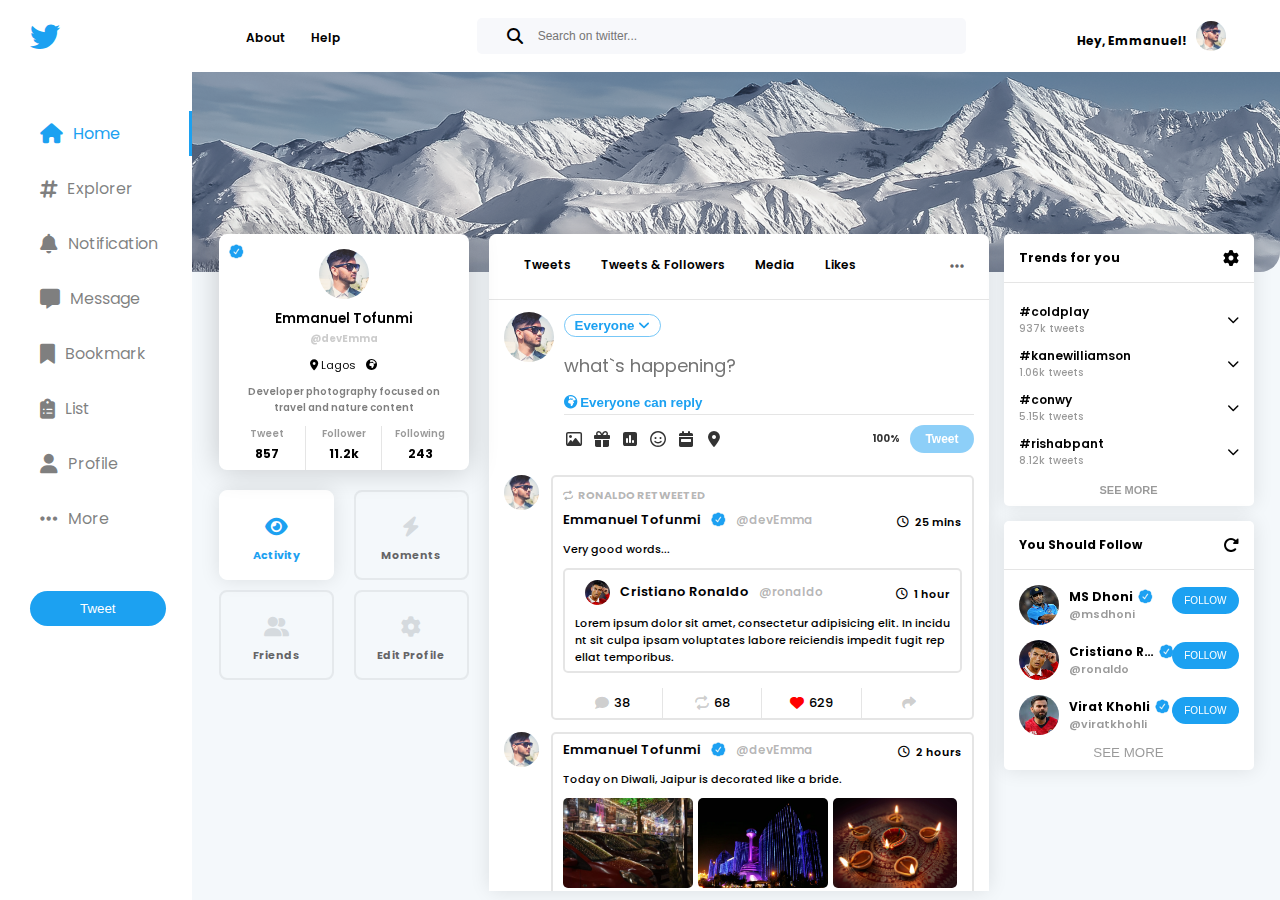
<file: index.html>
<!DOCTYPE html>
<html lang="en">

    <head>
        <meta charset="UTF-8">
        <meta http-equiv="X-UA-Compatible" content="IE=edge">
        <meta name="viewport" content="width=device-width, initial-scale=1.0">
        <link rel="shortcut icon" href="./img/favicon.png" type="image/x-icon">
        <link rel="stylesheet" href="./style.css">
        <!-- font -->
        <link rel="stylesheet" href="https://cdnjs.cloudflare.com/ajax/libs/font-awesome/6.4.0/css/all.min.css">
        <link rel="stylesheet"
            href="https://fonts.googleapis.com/css2?family=Material+Symbols+Outlined:opsz,wght,FILL,GRAD@20..48,100..700,0..1,-50..200" />
        <title>Twitter Clone</title>
    </head>

    <body>
        <!-- header -->
        <header>
            <!-- aside -->
            <aside>
                <a href="#" class="logo"><i class="fab fa-twitter"></i></a>
                <ul>
                    <li class="li_active"><a href="/"><i class="fa-solid fa-house"></i> Home</a></li>
                    <li><a href="#"><i class="fa-solid fa-hashtag"></i> Explorer</a></li>
                    <li><a href="#"><i class="fa-solid fa-bell"></i> Notification</a></li>
                    <li><a href="#"><i class="fa-solid fa-message"></i> Message</a></li>
                    <li><a href="#"><i class="fa-solid fa-bookmark"></i> Bookmark</a></li>
                    <li><a href="#"><i class="fa-solid fa-clipboard-list"></i> List</a></li>
                    <li><a href="profile.html"><i class="fa-solid fa-user"></i> Profile</a></li>
                    <li><a href="#"><i class="fa-solid fa-ellipsis"></i> More</a></li>
                </ul>
                <button>Tweet</button>
            </aside>
            <!-- section -->
            <section>
                <!-- nav -->
                <nav>
                    <ul>
                        <li><a href="#">About</a></li>
                        <li><a href="#">Help</a></li>
                    </ul>
                    <div class="search-bar">
                        <i class="fa-solid fa-magnifying-glass"></i>
                        <input type="text" placeholder="Search on twitter...">
                    </div>
                    <div class="user">
                        <h6>Hey, Emmanuel!</h6>
                        <img src="./img/user.png" alt="">
                    </div>
                </nav>
                <div class="profile_post_follow_bx">
                    <!-- profile-bio -->
                    <div class="profile_bx">
                        <div class="profile_card">
                            <img src="./icon/bluetick.png" alt="" class="blue_tick_pc">
                            <img src="./img/user.png" alt="" class="profile_img">
                            <h5>Emmanuel Tofunmi</h5>
                            <h6>@devEmma</h6>
                            <address>
                                <a href="#">
                                    <i class="fa-solid fa-location-dot"></i>
                                    Lagos
                                </a>
                                <a href="#">
                                    <i class="fa-solid fa-earth-africa"></i>
                                </a>
                            </address>
                            <p>Developer photography focused on travel and nature content</p>
                            <div class="data">
                                <div class="data_card">
                                    <p>Tweet</p>
                                    <h4>857</h4>
                                </div>
                                <div class="data_card">
                                    <p>Follower</p>
                                    <h4>11.2k</h4>
                                </div>
                                <div class="data_card">
                                    <p>Following</p>
                                    <h4>243</h4>
                                </div>
                            </div>
                        </div>
                        <div class="activity_bx">
                            <div class="activity_card_bx">
                                <i class="fa-solid fa-eye"></i>
                                <h6>Activity</h6>
                            </div>
                            <div class="activity_card_bx">
                                <i class="fa-solid fa-bolt"></i>
                                <h6>Moments</h6>
                            </div>
                            <div class="activity_card_bx">
                                <i class="fa-solid fa-user-group"></i>
                                <h6>Friends</h6>
                            </div>
                            <div class="activity_card_bx">
                                <i class="fa-solid fa-gear"></i>
                                <h6>Edit Profile</h6>
                            </div>
                        </div>
                    </div>
                    <!-- post -->
                    <div class="post_follow_bx">
                        <div class="post">
                            <nav>
                                <ul>
                                    <li><a href="#">Tweets</a></li>
                                    <li><a href="#">Tweets & Followers</a></li>
                                    <li><a href="#">Media</a></li>
                                    <li><a href="#">Likes</a></li>
                                </ul>
                                <i class="fa-solid fa-ellipsis"></i>
                            </nav>
                            <div class="post_main_bx">
                                <!-- Tweet Box Start -->
                                <div class="home_page_first_bx">
                                    <img src="./img/user.png" alt="" class="home_profile_pic">
                                    <div class="write_tweet_bx">
                                        <button id="audience_btn">Everyone <i class="fas fa-angle-down"></i></button>
                                        <!-- drop-down content -->
                                        <div class="show_bx show_bx_1">
                                            <h6>Choose audience</h6>
                                            <li class="check_audience">
                                                <div>
                                                    <i class="fas fa-globe-africa"></i>
                                                    <h6>Everyone</h6>
                                                </div>
                                                <i class="fas fa-check check_audience_i"></i>
                                            </li>
                                            <li class="check_audience">
                                                <div>
                                                    <i class="fas fa-users-cog"></i>
                                                    <div class="edit_tweet_user">
                                                        <h6>Twitter Circle</h6>
                                                        <span>0 people</span> <button> Edit</button>
                                                    </div>
                                                </div>
                                                <i class="fas fa-check check_audience_i"></i>
                                            </li>
                                        </div>
                                        <br>
                                        <!-- textarea -->
                                        <textarea name="" id="tweet_text_area" oninput="auto_grow(this)" maxlength="200"
                                            placeholder="what`s happening?"></textarea>
                                        <button class="select_reply_btn">
                                            <i class="fas fa-globe-africa"></i> Everyone can reply
                                        </button>
                                        <div class="show_bx who_can_reply_bx">
                                            <h6>Choose audience</h6>
                                            <p>Choose who can reply to this Tweet. <br>Anyone mentioned can always
                                                reply.
                                            </p>
                                            <li class="who_can_reply">
                                                <div>
                                                    <i class="fas fa-globe-africa"></i>
                                                    <h6>Everyone can reply</h6>
                                                </div>
                                                <i class="fas fa-check who_can_reply_i"></i>
                                            </li>
                                            <li class="who_can_reply">
                                                <div>
                                                    <i class="fas fa-user-check"></i>
                                                    <h6>People you follow</h6>
                                                </div>
                                                <i class="fas fa-check who_can_reply_i"></i>
                                            </li>
                                            <li class="who_can_reply">
                                                <div>
                                                    <i style="font-style: normal;">@</i>
                                                    <h6>Only people you mention</h6>
                                                </div>
                                                <i class="fas fa-check who_can_reply_i"></i>
                                            </li>
                                        </div>
                                        <div class="attach_media">
                                            <div class="select_media">
                                                <div class="media_card">
                                                    <input type="file" name="" id=""
                                                        accept="image/png,image,jpg,image/gif,video/mp4">
                                                    <i class="fa-regular fa-image"></i>
                                                </div>
                                                <div class="media_card"><i class="fa-solid fa-gift"></i></div>
                                                <div class="media_card">
                                                    <i class="fa-solid fa-square-poll-vertical"></i>
                                                </div>
                                                <div class="media_card">
                                                    <i class="fa-regular fa-face-smile"></i>
                                                </div>
                                                <div class="media_card">
                                                    <i class="fa-solid fa-calendar-week"></i>
                                                </div>
                                                <div class="media_card">
                                                    <i class="fa-solid fa-location-dot"></i>
                                                </div>
                                            </div>
                                            <div class="tweet_letter_count">
                                                <h6 id="text_limit">100%</h6>
                                                <button id="tweet_post">Tweet</button>
                                            </div>
                                        </div>



                                    </div>
                                </div>
                                <div class="post_card_bx">
                                    <div class="post_profile">
                                        <img src="./img/user.png" alt="">
                                    </div>
                                    <div class="content">
                                        <h6 class="retweet"><i class="fa-solid fa-repeat"></i> RONALDO RETWEETED</h6>
                                        <div class="user_name_time">
                                            <h5>Emmanuel Tofunmi <img src="./icon/bluetick.png" alt="">
                                                <p>@devEmma</p>
                                            </h5>
                                            <h6><i class="fa-regular fa-clock"></i> 25 mins</h6>
                                        </div>
                                        <h3>Very good words...</h3>
                                        <div class="retweet_content_bx">
                                            <div class="user_name_time">
                                                <h5><img src="./img/user2.jpg" alt=""> Cristiano Ronaldo <p>@ronaldo</p>
                                                </h5>
                                                <h6><i class="fa-regular fa-clock"></i> 1 hour</h6>
                                            </div>
                                            <h3>Lorem ipsum dolor sit amet, consectetur adipisicing elit. In incidunt
                                                sit culpa ipsam voluptates labore reiciendis impedit fugit repellat
                                                temporibus.</h3>
                                        </div>
                                        <div class="retweet_card_social-data">
                                            <div class="tweet_social_card">
                                                <i class="fa-solid fa-comment"></i>
                                                <span>38</span>
                                            </div>
                                            <div class="tweet_social_card">
                                                <i class="fa-solid fa-repeat"></i>
                                                <span>68</span>
                                            </div>
                                            <div class="tweet_social_card">
                                                <i class="fa-solid fa-heart"></i>
                                                <span>629</span>
                                            </div>
                                            <div class="tweet_social_card">
                                                <i class="fa-solid fa-share"></i>
                                            </div>
                                        </div>
                                    </div>
                                </div>
                                <div class="post_card_bx">
                                    <div class="post_profile">
                                        <img src="./img/user.png" alt="">
                                    </div>
                                    <div class="content">
                                        <div class="user_name_time">
                                            <h5>Emmanuel Tofunmi <img src="./icon/bluetick.png" alt="">
                                                <p>@devEmma</p>
                                            </h5>
                                            <h6><i class="fa-regular fa-clock"></i> 2 hours</h6>
                                        </div>
                                        <h3>Today on Diwali, Jaipur is decorated like a bride.</h3>
                                        <div class="image_post_bx">
                                            <img src="./img/img1.jpg" alt="">
                                            <img src="./img/img2.webp" alt="">
                                            <img src="./img/img3.jpg" alt="">
                                        </div>
                                        <div class="retweet_card_social-data">
                                            <div class="tweet_social_card">
                                                <i class="fa-solid fa-comment"></i>
                                                <span>128</span>
                                            </div>
                                            <div class="tweet_social_card">
                                                <i class="fa-solid fa-repeat"></i>
                                                <span>283</span>
                                            </div>
                                            <div class="tweet_social_card">
                                                <i class="fa-solid fa-heart"></i>
                                                <span>4.8k</span>
                                            </div>
                                            <div class="tweet_social_card">
                                                <i class="fa-solid fa-share"></i>
                                            </div>
                                        </div>
                                    </div>
                                </div>
                                <div class="post_card_bx">
                                    <div class="post_profile">
                                        <img src="./img/user4.jpg" alt="">
                                    </div>
                                    <div class="content">
                                        <div class="user_name_time">
                                            <h5>President Biden <img src="./icon/bluetick.png" alt="">
                                                <p>@pouts</p>
                                            </h5>
                                            <h6><i class="fa-regular fa-clock"></i> 4 hours</h6>
                                        </div>
                                        <h3>Lorem ipsum dolor sit amet consectetur adipisicing elit. Provident ipsa
                                            ducimus facere fuga quo nulla nisi consequatur a rerum iste alias, eum sed
                                            sit aliquid, accusantium ea fugiat perspiciatis ex?</h3>
                                        <div class="retweet_card_social-data">
                                            <div class="tweet_social_card">
                                                <i class="fa-solid fa-comment"></i>
                                                <span>368</span>
                                            </div>
                                            <div class="tweet_social_card">
                                                <i class="fa-solid fa-repeat"></i>
                                                <span>4523</span>
                                            </div>
                                            <div class="tweet_social_card">
                                                <i class="fa-solid fa-heart"></i>
                                                <span>445.8k</span>
                                            </div>
                                            <div class="tweet_social_card">
                                                <i class="fa-solid fa-share"></i>
                                            </div>
                                        </div>
                                    </div>
                                </div>
                            </div>
                        </div>
                        <div class="follow_bx">
                            <div class="trend_for_you">
                                <nav>
                                    <h6>Trends for you</h6>
                                    <i class="fa-solid fa-gear"></i>
                                </nav>
                                <div class="trend_bx">
                                    <div class="rate">
                                        <li>
                                            <a href="#">#coldplay <br>
                                                <p>937k tweets </p>
                                            </a>
                                            <i class="fa-solid fa-chevron-down"></i>
                                        </li>
                                        <div class="interest">
                                            <button class="smile"><i class="fa-solid fa-face-smile"></i>
                                                Interested</button>
                                            <button class="frown"><i class="fa-solid fa-face-frown"></i> Not
                                                Interested</button>
                                        </div>
                                    </div>
                                    <div class="rate">
                                        <li>
                                            <a href="#">#kanewilliamson <br>
                                                <p>1.06k tweets </p>
                                            </a>
                                            <i class="fa-solid fa-chevron-down"></i>
                                        </li>
                                        <div class="interest">
                                            <button class="smile"><i class="fa-solid fa-face-smile"></i>
                                                Interested</button>
                                            <button class="frown"><i class="fa-solid fa-face-frown"></i> Not
                                                Interested</button>
                                        </div>
                                    </div>
                                    <div class="rate">
                                        <li>
                                            <a href="#">#conwy <br>
                                                <p>5.15k tweets </p>
                                            </a>
                                            <i class="fa-solid fa-chevron-down"></i>
                                        </li>
                                        <div class="interest">
                                            <button class="smile"><i class="fa-solid fa-face-smile"></i>
                                                Interested</button>
                                            <button class="frown"><i class="fa-solid fa-face-frown"></i> Not
                                                Interested</button>
                                        </div>
                                    </div>
                                    <div class="rate">
                                        <li><a href="#">#rishabpant <br>
                                                <p>8.12k tweets </p>
                                            </a><i class="fa-solid fa-chevron-down"></i></li>
                                        <div class="interest">
                                            <button class="smile"><i class="fa-solid fa-face-smile"></i>
                                                Interested</button>
                                            <button class="frown"><i class="fa-solid fa-face-frown"></i> Not
                                                Interested</button>
                                        </div>
                                    </div>
                                    <button class="see_more">SEE MORE</button>
                                </div>
                            </div>
                            <div class="you_should_follow trend_for_you">
                                <nav>
                                    <h6>You Should Follow</h6>
                                    <i class="fa-solid fa-rotate-right"></i>
                                </nav>
                                <div class="follow_bx">
                                    <div class="follow_profile_name">
                                        <img src="./img/user1.jpg" alt="" class="follow_profile">
                                        <div class="user_name">
                                            <div class="user_name_follow">
                                                <h6>MS Dhoni</h6><img src="./icon/bluetick.png" alt="">
                                            </div>
                                            <p>@msdhoni</p>
                                        </div>
                                    </div>
                                    <button>FOLLOW</button>
                                </div>
                                <div class="follow_bx">
                                    <div class="follow_profile_name">
                                        <img src="./img/user2.jpg" alt="" class="follow_profile">
                                        <div class="user_name">
                                            <div class="user_name_follow">
                                                <h6>Cristiano Ronaldo</h6><img src="./icon/bluetick.png" alt="">
                                            </div>
                                            <p>@ronaldo</p>
                                        </div>
                                    </div>
                                    <button>FOLLOW</button>
                                </div>
                                <div class="follow_bx">
                                    <div class="follow_profile_name">
                                        <img src="./img/user3.jpg" alt="" class="follow_profile">
                                        <div class="user_name">
                                            <div class="user_name_follow">
                                                <h6>Virat Khohli</h6><img src="./icon/bluetick.png" alt="">
                                            </div>
                                            <p>@viratkhohli</p>
                                        </div>
                                    </div>
                                    <button>FOLLOW</button>
                                </div>
                                <button class="see_more">SEE MORE</button>
                            </div>
                        </div>
                    </div>
                </div>
                </div>
            </section>
        </header>


        <!-- script -->
        <script src="./script.js"></script>
    </body>

</html>
</file>
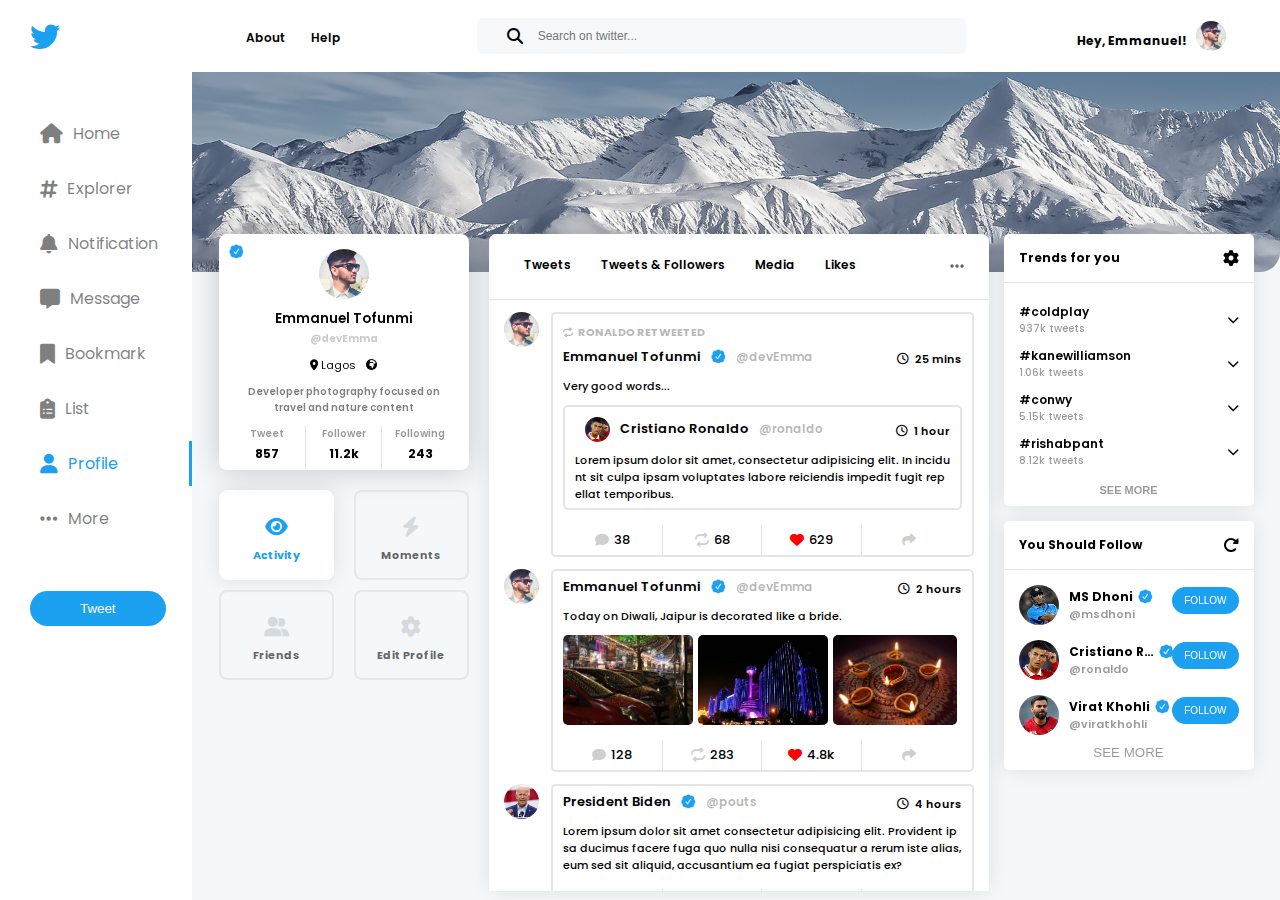
<file: profile.html>
<!DOCTYPE html>
<html lang="en">

    <head>
        <meta charset="UTF-8">
        <meta http-equiv="X-UA-Compatible" content="IE=edge">
        <meta name="viewport" content="width=device-width, initial-scale=1.0">
        <link rel="shortcut icon" href="./img/favicon.png" type="image/x-icon">
        <link rel="stylesheet" href="./style.css">
        <!-- font -->
        <link rel="stylesheet" href="https://cdnjs.cloudflare.com/ajax/libs/font-awesome/6.4.0/css/all.min.css">
        <!-- <link rel="stylesheet" href="https://fonts.googleapis.com/css2?family=Material+Symbols+Outlined:opsz,wght,FILL,GRAD@20..48,100..700,0..1,-50..200" /> -->
        <title>Twitter Clone</title>
    </head>

    <body>
        <!-- header -->
        <header>
            <!-- aside -->
            <aside>
                <a href="#" class="logo"><i class="fab fa-twitter"></i></a>
                <ul>
                    <li><a href="/"><i class="fa-solid fa-house"></i> Home</a></li>
                    <li><a href="#"><i class="fa-solid fa-hashtag"></i> Explorer</a></li>
                    <li><a href="#"><i class="fa-solid fa-bell"></i> Notification</a></li>
                    <li><a href="#"><i class="fa-solid fa-message"></i> Message</a></li>
                    <li><a href="#"><i class="fa-solid fa-bookmark"></i> Bookmark</a></li>
                    <li><a href="#"><i class="fa-solid fa-clipboard-list"></i> List</a></li>
                    <li class="li_active"><a href="profile.html"><i class="fa-solid fa-user"></i> Profile</a></li>
                    <li><a href="#"><i class="fa-solid fa-ellipsis"></i> More</a></li>
                </ul>
                <button>Tweet</button>
            </aside>
            <!-- section -->
            <section>
                <!-- nav -->
                <nav>
                    <ul>
                        <li><a href="#">About</a></li>
                        <li><a href="#">Help</a></li>
                    </ul>
                    <div class="search-bar">
                        <i class="fa-solid fa-magnifying-glass"></i>
                        <input type="text" placeholder="Search on twitter...">
                    </div>
                    <div class="user">
                        <h6>Hey, Emmanuel!</h6>
                        <img src="./img/user.png" alt="">
                    </div>
                </nav>
                <div class="profile_post_follow_bx">
                    <!-- profile-bio -->
                    <div class="profile_bx">
                        <div class="profile_card">
                            <img src="./icon/bluetick.png" alt="" class="blue_tick_pc">
                            <img src="./img/user.png" alt="" class="profile_img">
                            <h5>Emmanuel Tofunmi</h5>
                            <h6>@devEmma</h6>
                            <address>
                                <a href="#">
                                    <i class="fa-solid fa-location-dot"></i>
                                    Lagos
                                </a>
                                <a href="#">
                                    <i class="fa-solid fa-earth-africa"></i>
                                </a>
                            </address>
                            <p>Developer photography focused on travel and nature content</p>
                            <div class="data">
                                <div class="data_card">
                                    <p>Tweet</p>
                                    <h4>857</h4>
                                </div>
                                <div class="data_card">
                                    <p>Follower</p>
                                    <h4>11.2k</h4>
                                </div>
                                <div class="data_card">
                                    <p>Following</p>
                                    <h4>243</h4>
                                </div>
                            </div>
                        </div>
                        <div class="activity_bx">
                            <div class="activity_card_bx">
                                <i class="fa-solid fa-eye"></i>
                                <h6>Activity</h6>
                            </div>
                            <div class="activity_card_bx">
                                <i class="fa-solid fa-bolt"></i>
                                <h6>Moments</h6>
                            </div>
                            <div class="activity_card_bx">
                                <i class="fa-solid fa-user-group"></i>
                                <h6>Friends</h6>
                            </div>
                            <div class="activity_card_bx">
                                <i class="fa-solid fa-gear"></i>
                                <h6>Edit Profile</h6>
                            </div>
                        </div>
                    </div>
                    <!-- post -->
                    <div class="post_follow_bx">
                        <div class="post">
                            <nav>
                                <ul>
                                    <li><a href="#">Tweets</a></li>
                                    <li><a href="#">Tweets & Followers</a></li>
                                    <li><a href="#">Media</a></li>
                                    <li><a href="#">Likes</a></li>
                                </ul>
                                <i class="fa-solid fa-ellipsis"></i>
                            </nav>
                            <div class="post_main_bx">
                                <div class="post_card_bx">
                                    <div class="post_profile">
                                        <img src="./img/user.png" alt="">
                                    </div>
                                    <div class="content">
                                        <h6 class="retweet"><i class="fa-solid fa-repeat"></i> RONALDO RETWEETED</h6>
                                        <div class="user_name_time">
                                            <h5>Emmanuel Tofunmi <img src="./icon/bluetick.png" alt="">
                                                <p>@devEmma</p>
                                            </h5>
                                            <h6><i class="fa-regular fa-clock"></i> 25 mins</h6>
                                        </div>
                                        <h3>Very good words...</h3>
                                        <div class="retweet_content_bx">
                                            <div class="user_name_time">
                                                <h5><img src="./img/user2.jpg" alt=""> Cristiano Ronaldo <p>@ronaldo</p>
                                                </h5>
                                                <h6><i class="fa-regular fa-clock"></i> 1 hour</h6>
                                            </div>
                                            <h3>Lorem ipsum dolor sit amet, consectetur adipisicing elit. In incidunt
                                                sit culpa ipsam voluptates labore reiciendis impedit fugit repellat
                                                temporibus.</h3>
                                        </div>
                                        <div class="retweet_card_social-data">
                                            <div class="tweet_social_card">
                                                <i class="fa-solid fa-comment"></i>
                                                <span>38</span>
                                            </div>
                                            <div class="tweet_social_card">
                                                <i class="fa-solid fa-repeat"></i>
                                                <span>68</span>
                                            </div>
                                            <div class="tweet_social_card">
                                                <i class="fa-solid fa-heart"></i>
                                                <span>629</span>
                                            </div>
                                            <div class="tweet_social_card">
                                                <i class="fa-solid fa-share"></i>
                                            </div>
                                        </div>
                                    </div>
                                </div>
                                <div class="post_card_bx">
                                    <div class="post_profile">
                                        <img src="./img/user.png" alt="">
                                    </div>
                                    <div class="content">
                                        <div class="user_name_time">
                                            <h5>Emmanuel Tofunmi <img src="./icon/bluetick.png" alt="">
                                                <p>@devEmma</p>
                                            </h5>
                                            <h6><i class="fa-regular fa-clock"></i> 2 hours</h6>
                                        </div>
                                        <h3>Today on Diwali, Jaipur is decorated like a bride.</h3>
                                        <div class="image_post_bx">
                                            <img src="./img/img1.jpg" alt="">
                                            <img src="./img/img2.webp" alt="">
                                            <img src="./img/img3.jpg" alt="">
                                        </div>
                                        <div class="retweet_card_social-data">
                                            <div class="tweet_social_card">
                                                <i class="fa-solid fa-comment"></i>
                                                <span>128</span>
                                            </div>
                                            <div class="tweet_social_card">
                                                <i class="fa-solid fa-repeat"></i>
                                                <span>283</span>
                                            </div>
                                            <div class="tweet_social_card">
                                                <i class="fa-solid fa-heart"></i>
                                                <span>4.8k</span>
                                            </div>
                                            <div class="tweet_social_card">
                                                <i class="fa-solid fa-share"></i>
                                            </div>
                                        </div>
                                    </div>
                                </div>
                                <div class="post_card_bx">
                                    <div class="post_profile">
                                        <img src="./img/user4.jpg" alt="">
                                    </div>
                                    <div class="content">
                                        <div class="user_name_time">
                                            <h5>President Biden <img src="./icon/bluetick.png" alt="">
                                                <p>@pouts</p>
                                            </h5>
                                            <h6><i class="fa-regular fa-clock"></i> 4 hours</h6>
                                        </div>
                                        <h3>Lorem ipsum dolor sit amet consectetur adipisicing elit. Provident ipsa
                                            ducimus facere fuga quo nulla nisi consequatur a rerum iste alias, eum sed
                                            sit aliquid, accusantium ea fugiat perspiciatis ex?</h3>
                                        <div class="retweet_card_social-data">
                                            <div class="tweet_social_card">
                                                <i class="fa-solid fa-comment"></i>
                                                <span>368</span>
                                            </div>
                                            <div class="tweet_social_card">
                                                <i class="fa-solid fa-repeat"></i>
                                                <span>4523</span>
                                            </div>
                                            <div class="tweet_social_card">
                                                <i class="fa-solid fa-heart"></i>
                                                <span>445.8k</span>
                                            </div>
                                            <div class="tweet_social_card">
                                                <i class="fa-solid fa-share"></i>
                                            </div>
                                        </div>
                                    </div>
                                </div>
                            </div>
                        </div>
                        <div class="follow_bx">
                            <div class="trend_for_you">
                                <nav>
                                    <h6>Trends for you</h6>
                                    <i class="fa-solid fa-gear"></i>
                                </nav>
                                <div class="trend_bx">
                                    <div class="rate">
                                        <li>
                                            <a href="#">#coldplay <br>
                                                <p>937k tweets </p>
                                            </a>
                                            <i class="fa-solid fa-chevron-down"></i>
                                        </li>
                                        <div class="interest">
                                            <button class="smile"><i class="fa-solid fa-face-smile"></i>
                                                Interested</button>
                                            <button class="frown"><i class="fa-solid fa-face-frown"></i> Not
                                                Interested</button>
                                        </div>
                                    </div>
                                    <div class="rate">
                                        <li>
                                            <a href="#">#kanewilliamson <br>
                                                <p>1.06k tweets </p>
                                            </a>
                                            <i class="fa-solid fa-chevron-down"></i>
                                        </li>
                                        <div class="interest">
                                            <button class="smile"><i class="fa-solid fa-face-smile"></i>
                                                Interested</button>
                                            <button class="frown"><i class="fa-solid fa-face-frown"></i> Not
                                                Interested</button>
                                        </div>
                                    </div>
                                    <div class="rate">
                                        <li>
                                            <a href="#">#conwy <br>
                                                <p>5.15k tweets </p>
                                            </a>
                                            <i class="fa-solid fa-chevron-down"></i>
                                        </li>
                                        <div class="interest">
                                            <button class="smile"><i class="fa-solid fa-face-smile"></i>
                                                Interested</button>
                                            <button class="frown"><i class="fa-solid fa-face-frown"></i> Not
                                                Interested</button>
                                        </div>
                                    </div>
                                    <div class="rate">
                                        <li><a href="#">#rishabpant <br>
                                                <p>8.12k tweets </p>
                                            </a><i class="fa-solid fa-chevron-down"></i></li>
                                        <div class="interest">
                                            <button class="smile"><i class="fa-solid fa-face-smile"></i>
                                                Interested</button>
                                            <button class="frown"><i class="fa-solid fa-face-frown"></i> Not
                                                Interested</button>
                                        </div>
                                    </div>
                                    <button class="see_more">SEE MORE</button>
                                </div>
                            </div>
                            <div class="you_should_follow trend_for_you">
                                <nav>
                                    <h6>You Should Follow</h6>
                                    <i class="fa-solid fa-rotate-right"></i>
                                </nav>
                                <div class="follow_bx">
                                    <div class="follow_profile_name">
                                        <img src="./img/user1.jpg" alt="" class="follow_profile">
                                        <div class="user_name">
                                            <div class="user_name_follow">
                                                <h6>MS Dhoni</h6><img src="./icon/bluetick.png" alt="">
                                            </div>
                                            <p>@msdhoni</p>
                                        </div>
                                    </div>
                                    <button>FOLLOW</button>
                                </div>
                                <div class="follow_bx">
                                    <div class="follow_profile_name">
                                        <img src="./img/user2.jpg" alt="" class="follow_profile">
                                        <div class="user_name">
                                            <div class="user_name_follow">
                                                <h6>Cristiano Ronaldo</h6><img src="./icon/bluetick.png" alt="">
                                            </div>
                                            <p>@ronaldo</p>
                                        </div>
                                    </div>
                                    <button>FOLLOW</button>
                                </div>
                                <div class="follow_bx">
                                    <div class="follow_profile_name">
                                        <img src="./img/user3.jpg" alt="" class="follow_profile">
                                        <div class="user_name">
                                            <div class="user_name_follow">
                                                <h6>Virat Khohli</h6><img src="./icon/bluetick.png" alt="">
                                            </div>
                                            <p>@viratkhohli</p>
                                        </div>
                                    </div>
                                    <button>FOLLOW</button>
                                </div>
                                <button class="see_more">SEE MORE</button>
                            </div>
                        </div>
                    </div>
                </div>
                </div>
            </section>
        </header>


        <!-- script -->
        <script src="./script.js"></script>
    </body>

</html>
</file>
<file: style.css>
@import url('https://fonts.googleapis.com/css2?family=Poppins:wght@200;300;400;500;600;700;800;900&display=swap');

* {
    padding: 0;
    margin: 0;
    box-sizing: border-box;
}

body {
    font-family: 'Poppins', sans-serif;
}

header {
    position: relative;
    width: 100%;
    height: 100vh;
    background: #f4f8fb;
    display: flex;
}

header aside {
    width: 15%;
    height: 100%;
    background: #fff;
    padding: 15px 0 15px 30px;
}

header section {
    position: relative;
    width: 85%;
    height: 100%;
}

header aside .logo {
    font-size: 30px;
    color: #1ca1f1;
}

header aside ul {
    list-style-type: none;
    margin-top: 50px;
}

header aside ul li {
    padding: 10px 0;
    margin: 10px 0 10px 10px;
}

header aside ul li a {
    text-decoration: none;
    color: rgb(0, 0, 0, .5);
    font-size: 16px;
    font-weight: 500px;
    display: flex;
    align-items: center;
    transition: .3s linear;
}

header aside ul li a:hover {
    color: #1ca1f1;
}

header aside ul li a i {
    margin-right: 10px;
    font-size: 20px;
}

/* active class list item */
header aside ul .li_active {
    border-right: 3px solid #1ca1f1;
}

header aside ul .li_active a {
    color: #1ca1f1;
}

header aside button {
    margin-top: 40px;
    padding: 10px 50px;
    border-radius: 20px;
    border: none;
    outline: none;
    color: #fff;
    background: #1ca1f1;
    transition: .3s linear;
    cursor: pointer;
}

header aside button:hover {
    background: rgb(28, 161, 241, .5);
}

header section nav {
    width: 100%;
    height: 8%;
    background: #fff;
    display: flex;
    align-items: center;
    justify-content: space-between;
    padding: 0 5%;
}

header section nav ul {
    list-style: none;
    display: flex;
    align-items: center;
}

header section nav ul li {
    padding: 3px 25px 3px 0;
}

header section nav ul li a {
    text-decoration: none;
    font-size: 12px;
    font-weight: 600;
    color: #000;
    transition: .3s linear;
}

header section nav ul li a:hover {
    color: gray;
}

header section nav .search-bar {
    width: 50%;
    display: flex;
    align-items: center;
    justify-content: center;
    background: #f7f8fb;
    padding: 8px 15px;
    border-radius: 5px;
}

header section nav .search-bar input {
    width: 90%;
    padding: 3px 15px;
    border: none;
    outline: none;
    font-size: 12px;
    background: none;
}

header section nav .search-bar.bi {
    font-size: 14px;
}

header section nav .user {
    display: flex;
    align-items: center;
}

header section nav .user h6 {
    color: #000;
    font-size: 12px;
}

header section nav .user img {
    margin-left: 10px;
    width: 30px;
    height: 30px;
    border-radius: 50%;
}

header section::before {
    content: "";
    position: absolute;
    width: 100%;
    height: 200px;
    background: url(./img/bg1.png) no-repeat center center/cover;
    top: 8%;
    border-radius: 0px 0px 20px 0px;
    opacity: .9;
}

header section .profile_post_follow_bx {
    position: relative;
    top: 18%;
    width: 100%;
    height: 73%;
    display: flex;
    justify-content: center;
}

header section .profile_post_follow_bx .profile_bx {
    width: 250px;
    height: auto;
}

header section .profile_post_follow_bx .profile_bx .profile_card {
    position: relative;
    width: 100%;
    height: auto;
    background: #fff;
    box-shadow: 0px 0px 30px rgb(0, 0, 0, .2);
    padding: 15px 10px 0px 10px;
    border-radius: 8px;
    display: flex;
    align-items: center;
    justify-content: center;
    flex-direction: column;
}

header section .profile_post_follow_bx .profile_bx .profile_card .blue_tick_pc {
    position: absolute;
    top: 10px;
    left: 10px;
    width: 15px;
}

header section .profile_post_follow_bx .profile_bx .profile_card .profile_img {
    width: 50px;
    height: 50px;
    border-radius: 50%;
}

header section .profile_post_follow_bx .profile_bx .profile_card h5 {
    margin-top: 10px;
    font-weight: 600;
}

header section .profile_post_follow_bx .profile_bx .profile_card h6 {
    color: rgb(0, 0, 0, .2);
    font-size: 10px;
    padding: 2px 0;
}

header section .profile_post_follow_bx .profile_bx .profile_card address {
    display: flex;
    align-items: center;
    margin-top: 8px;
}

header section .profile_post_follow_bx .profile_bx .profile_card address a {
    text-decoration: none;
    color: #000;
    font-size: 11px;
    font-style: normal;

}

header section .profile_post_follow_bx .profile_bx .profile_card address a:nth-child(2) {
    margin-left: 10px;
}

header section .profile_post_follow_bx .profile_bx .profile_card p {
    color: rgb(0, 0, 0, .5);
    font-size: 10px;
    font-weight: 600;
    text-align: center;
    margin-top: 10px;
    padding: 0px 5px;
}

header section .profile_post_follow_bx .profile_bx .profile_card .data {
    width: 100%;
    display: flex;
    align-items: center;
    justify-content: space-between;
    margin-top: 10px;
}

header section .profile_post_follow_bx .profile_bx .profile_card .data .data_card {
    width: 33.33%;
}

header section .profile_post_follow_bx .profile_bx .profile_card .data .data_card:nth-child(2) {
    border-left: 1px solid rgb(0, 0, 0, .1);
    border-right: 1px solid rgb(0, 0, 0, .1);
}

header section .profile_post_follow_bx .profile_bx .profile_card .data .data_card p,
h4 {
    text-align: center;
    font-size: 10px;
    margin-top: 0px;
    color: rgb(0, 0, 0, .4);
}

header section .profile_post_follow_bx .profile_bx .profile_card .data .data_card h4 {
    font-size: 12px;
    padding: 3px 0 7px 0;
    color: #000;
}

header section .profile_post_follow_bx .profile_bx .activity_bx {
    width: 100%;
    height: auto;
    display: flex;
    align-items: center;
    justify-content: space-between;
    flex-wrap: wrap;
    margin-top: 10px;
}

header section .profile_post_follow_bx .profile_bx .activity_card_bx {
    width: 115px;
    height: 90px;
    border: 2px solid rgb(213, 218, 222, 0.5);
    margin-top: 10px;
    border-radius: 8px;
    display: flex;
    align-items: center;
    justify-content: center;
    flex-direction: column;
    transition: .3s linear;
    cursor: pointer;
}

header section .profile_post_follow_bx .profile_bx .activity_card_bx:nth-child(1) {
    background: #fff;
    box-shadow: 0px 0px 20px rgb(0, 0, 0, 0.1);
    border: 1px solid #fff;
}

header section .profile_post_follow_bx .profile_bx .activity_card_bx i,
h6 {
    font-size: 20px;
    color: #d5dade;
    padding-top: 10px;
    transition: .3s linear;
}

header section .profile_post_follow_bx .profile_bx .activity_card_bx h6 {
    color: rgb(0, 0, 0, 0.6);
    font-size: 11px;
}

header section .profile_post_follow_bx .profile_bx .activity_card_bx:hover {
    background: #fff;
    border: 2px solid #fff;
    box-shadow: 0px 0px 20px rgb(0, 0, 0, 0.1);
}

header section .profile_post_follow_bx .profile_bx .activity_card_bx:hover i,
header section .profile_post_follow_bx .profile_bx .activity_card_bx:hover h6 {
    color: #1ca1f1;
}

header section .profile_post_follow_bx .profile_bx .activity_card_bx:nth-child(1) i,
header section .profile_post_follow_bx .profile_bx .activity_card_bx:nth-child(1) h6 {
    color: #1ca1f1;
}

header section .profile_post_follow_bx .post_follow_bx {
    width: auto;
    height: auto;
    margin-left: 20px;
    display: flex;
}

header section .profile_post_follow_bx .post_follow_bx .post {
    width: 500px;
    height: 100%;
    background: #fff;
    box-shadow: 0px 0px 20px rgb(0, 0, 0, 0.1);
    border-radius: 8px;
}

header section .profile_post_follow_bx .post_follow_bx .follow_bx {
    width: 250px;
    height: auto;
    margin-left: 15px;
}

header section .profile_post_follow_bx .post_follow_bx .post nav {
    border-radius: 8px 8px 0px 0px;
    border-bottom: 1px solid rgb(0, 0, 0, 0.1);
    height: 10%;
}

header section .profile_post_follow_bx .post_follow_bx .post nav li {
    border-bottom: 3px solid transparent;
    display: flex;
    align-items: center;
    justify-content: center;
    padding: 3px 0px;
    margin-right: 10px;
    transition: .3s linear;
}

header section .profile_post_follow_bx .post_follow_bx .post nav li:hover {
    border-bottom: 3px solid#1ca1f1;
}

header section .profile_post_follow_bx .post_follow_bx .post nav li a {
    padding: 12px 10px;
}

header section .profile_post_follow_bx .post_follow_bx .post nav li a:hover {
    color: #1ca1f1;
}

header section .profile_post_follow_bx .post_follow_bx .post nav i {
    color: rgb(0, 0, 0, 0.6);
    cursor: pointer;
    transition: .3s linear;
}

header section .profile_post_follow_bx .post_follow_bx .post nav i:hover {
    color: rgb(0, 0, 0);
}

header section .profile_post_follow_bx .post_follow_bx .post .post_main_bx {
    width: 100%;
    height: 90%;
    overflow: auto;
}

header section .profile_post_follow_bx .post_follow_bx .post .post_main_bx::-webkit-scrollbar {
    width: 5px;
    background: rgb(0, 0, 0, 0.1);
    border-radius: 20px;
    visibility: hidden;
}

header section .profile_post_f .post_main_bxollow_bx .post_follow_bx .post .post_main_bx::-webkit-scrollbar-thumb {
    width: 5px;
    background: rgb(0, 0, 0, 0.2);
    border-radius: 20px;
    visibility: hidden;
}

header section .profile_post_follow_bx .post_follow_bx .post .post_main_bx:hover::-webkit-scrollbar {
    visibility: visible;
}

header section .profile_post_f .post_main_bxollow_bx .post_follow_bx .post .post_main_bx:hover::-webkit-scrollbar-thumb {
    visibility: visible;
}

header section .profile_post_follow_bx .post_follow_bx .post .post_main_bx .post_card_bx {
    width: 100%;
    height: auto;
    background: #fff;
    padding: 12px 15px 0px 15px;
    display: flex;
}

/* Tweet start Box */
header section .profile_post_follow_bx .post_follow_bx .post .post_main_bx .home_page_first_bx {
    width: 100%;
    height: auto;
    background: #fff;
    padding: 12px 15px 0px 15px;
    display: flex;
}

header section .profile_post_follow_bx .post_follow_bx .post .post_main_bx .home_page_first_bx .home_profile_pic {
    width: 50px;
    height: 50px;
    border-radius: 50%;
}

header section .profile_post_follow_bx .post_follow_bx .post .post_main_bx .home_page_first_bx .write_tweet_bx {
    position: relative;
    width: 90%;
    height: auto;
    /* border: 1px solid #000; */
    margin-left: 10px;
}

header section .profile_post_follow_bx .post_follow_bx .post .post_main_bx .home_page_first_bx .write_tweet_bx button {
    padding: 3px 10px;
    border-radius: 20px;
    border: 1px solid rgb(28, 161, 241, .6);
    background: none;
    text-align: center;
    color: #1ca1f1;
    font-weight: 600;
    cursor: pointer;
}

header section .profile_post_follow_bx .post_follow_bx .post .post_main_bx .home_page_first_bx .write_tweet_bx .show_bx {
    width: 200px;
    height: auto;
    padding: 10px;
    background: #fff;
    box-shadow: 0px 0px 20px rgb(0, 0, 0, 0.2);
    position: absolute;
    border-radius: 10px;
    display: none;
    top: 30px;
    left: 0;
    z-index: 99;
}

/* javascript class */
header section .profile_post_follow_bx .post_follow_bx .post .post_main_bx .home_page_first_bx .write_tweet_bx .show_bx_active {
    display: unset;
}

header section .profile_post_follow_bx .post_follow_bx .post .post_main_bx .home_page_first_bx .write_tweet_bx .show_bx h6 {
    padding: 0;
    font-size: 15px;
    color: #000;
}

header section .profile_post_follow_bx .post_follow_bx .post .post_main_bx .home_page_first_bx .write_tweet_bx .show_bx li {
    list-style: none;
    display: flex;
    align-items: center;
    justify-content: space-between;
    padding: 5px 0px 5px 8px;
    margin-top: 8px;
    cursor: pointer;
}

header section .profile_post_follow_bx .post_follow_bx .post .post_main_bx .home_page_first_bx .write_tweet_bx .show_bx li:nth-child(2) {
    margin-top: 20px;
}

header section .profile_post_follow_bx .post_follow_bx .post .post_main_bx .home_page_first_bx .write_tweet_bx .show_bx li i:nth-child(2) {
    font-size: 13px;
    color: #fff;
}

header section .profile_post_follow_bx .post_follow_bx .post .post_main_bx .home_page_first_bx .write_tweet_bx .show_bx li i:nth-child(1) {
    margin-right: 15px;
    z-index: 2;
    font-size: 13px;
    color: #fff;
}

header section .profile_post_follow_bx .post_follow_bx .post .post_main_bx .home_page_first_bx .write_tweet_bx .show_bx li::before {
    content: "";
    position: absolute;
    width: 30px;
    height: 30px;
    border-radius: 50%;
    background: #1ca1f1;
    left: 9px;
    z-index: 1;
}

header section .profile_post_follow_bx .post_follow_bx .post .post_main_bx .home_page_first_bx .write_tweet_bx .show_bx li h6 {
    font-size: 13px;
}

header section .profile_post_follow_bx .post_follow_bx .post .post_main_bx .home_page_first_bx .write_tweet_bx .show_bx li span {
    font-size: 12px;
}

header section .profile_post_follow_bx .post_follow_bx .post .post_main_bx .home_page_first_bx .write_tweet_bx .show_bx li button {
    font-size: 8px;
}

header section .profile_post_follow_bx .post_follow_bx .post .post_main_bx .home_page_first_bx .write_tweet_bx .show_bx li div:nth-child(1) {
    display: flex;
    align-items: center;
    justify-content: space-between;
}

header section .profile_post_follow_bx .post_follow_bx .post .post_main_bx .home_page_first_bx .write_tweet_bx textarea {
    font-size: 18px;
    margin-top: 15px;
    border: none;
    outline: none;
    width: 100%;
    resize: none;
    overflow: hidden;
    height: 30px;
    max-height: 200px;
    font-family: 'Poppins', sans-serif;
}

header section .profile_post_follow_bx .post_follow_bx .post .post_main_bx .home_page_first_bx .write_tweet_bx .select_reply_btn {
    border: none;
    padding: 0;
}

header section .profile_post_follow_bx .post_follow_bx .post .post_main_bx .home_page_first_bx .write_tweet_bx .who_can_reply_bx {
    width: 250px;
    top: 68%;
}

header section .profile_post_follow_bx .post_follow_bx .post .post_main_bx .home_page_first_bx .write_tweet_bx .who_can_reply_bx p {
    font-size: 10px;
}

header section .profile_post_follow_bx .post_follow_bx .post .post_main_bx .home_page_first_bx .write_tweet_bx .attach_media {
    width: 100%;
    height: auto;
    padding: 10px 0px;
    display: flex;
    align-items: center;
    justify-content: space-between;
    border-top: 1px solid rgb(0, 0, 0, 0.1);
}

header section .profile_post_follow_bx .post_follow_bx .post .post_main_bx .home_page_first_bx .write_tweet_bx .attach_media .select_media {
    display: flex;
    align-items: center;
}

header section .profile_post_follow_bx .post_follow_bx .post .post_main_bx .home_page_first_bx .write_tweet_bx .attach_media .select_media .media_card {
    width: 20px;
    height: 20px;
    margin-right: 8px;
    color: rgb(0, 0, 0, 0.8);
    display: flex;
    align-items: center;
    justify-content: center;
    overflow: hidden;
    position: relative;
}

header section .profile_post_follow_bx .post_follow_bx .post .post_main_bx .home_page_first_bx .write_tweet_bx .attach_media .select_media .media_card input {
    position: absolute;
    top: 0;
    left: 0;
    z-index: 9;
    opacity: 0;
}

header section .profile_post_follow_bx .post_follow_bx .post .post_main_bx .home_page_first_bx .write_tweet_bx .attach_media .tweet_letter_count {
    display: flex;
    align-items: center;
}

header section .profile_post_follow_bx .post_follow_bx .post .post_main_bx .home_page_first_bx .write_tweet_bx .attach_media .tweet_letter_count h6 {
    padding: 0;
    font-size: 10px;
    color: rgb(0, 0, 0, 0.8);
    margin-right: 10px;
}

header section .profile_post_follow_bx .post_follow_bx .post .post_main_bx .home_page_first_bx .write_tweet_bx .attach_media .tweet_letter_count button {
    background: rgb(28, 160, 242, .5);
    color: #fff;
    border: none;
    font-size: 12px;
    transition: .3s linear;
    padding: 7px 15px;
}

header section .profile_post_follow_bx .post_follow_bx .post .post_main_bx .home_page_first_bx .write_tweet_bx .attach_media .tweet_letter_count button:hover {
    background: rgb(28, 160, 242);
}






















header section .profile_post_follow_bx .post_follow_bx .post .post_main_bx .post_card_bx .post_profile {
    width: 10%;
}

header section .profile_post_follow_bx .post_follow_bx .post .post_main_bx .post_card_bx .post_profile img {
    width: 35px;
    height: 35px;
    border-radius: 50%;
}

header section .profile_post_follow_bx .post_follow_bx .post .post_main_bx .post_card_bx .content {
    width: 90%;
    border: 2px solid rgb(0, 0, 0, 0.1);
    border-radius: 5px;
    padding: 0px 10px;
}

header section .profile_post_follow_bx .post_follow_bx .post .post_main_bx .post_card_bx .content .retweet {
    color: rgb(0, 0, 0, 0.3);
    font-size: 11px;
    display: flex;
    align-items: center;
}

header section .profile_post_follow_bx .post_follow_bx .post .post_main_bx .post_card_bx .content .retweet i {
    font-size: 10px;
    margin-right: 5px;
}

header section .profile_post_follow_bx .post_follow_bx .post .post_main_bx .post_card_bx .content .user_name_time {
    display: flex;
    align-items: center;
    justify-content: space-between;
}

header section .profile_post_follow_bx .post_follow_bx .post .post_main_bx .post_card_bx .content .user_name_time h5 {
    display: flex;
    align-items: center;
    justify-content: space-between;
    font-size: 13px;
    font-weight: 600;
    margin-top: 5px;
}

header section .profile_post_follow_bx .post_follow_bx .post .post_main_bx .post_card_bx .content .user_name_time h5 img {
    width: 15px;
    margin-left: 10px;
}

header section .profile_post_follow_bx .post_follow_bx .post .post_main_bx .post_card_bx .content .user_name_time h5 p {
    font-size: 12px;
    color: rgb(0, 0, 0, 0.3);
    margin-left: 10px;
}

header section .profile_post_follow_bx .post_follow_bx .post .post_main_bx .post_card_bx .content .user_name_time h6 {
    color: #000;
    font-size: 11px;
    font-weight: 600;
}

header section .profile_post_follow_bx .post_follow_bx .post .post_main_bx .post_card_bx .content .user_name_time h6 i {
    font-size: 12px;
    margin-right: 3px;
}

header section .profile_post_follow_bx .post_follow_bx .post .post_main_bx .post_card_bx .content h3 {
    font-size: 11px;
    font-weight: 500;
    word-break: break-all;
    margin-top: 10px;
}

header section .profile_post_follow_bx .post_follow_bx .post .post_main_bx .post_card_bx .content .retweet_content_bx {
    width: 100%;
    height: auto;
    padding: 5px 10px;
    border: 2px solid rgb(0, 0, 0, 0.1);
    border-radius: 5px;
    margin-top: 10px;
}

header section .profile_post_follow_bx .post_follow_bx .post .post_main_bx .post_card_bx .content .retweet_content_bx .user_name_time h5 img:nth-child(1) {
    width: 25px;
    height: 25px;
    border-radius: 50%;
    margin-right: 10px;
}

header section .profile_post_follow_bx .post_follow_bx .post .post_main_bx .post_card_bx .content .retweet_card_social-data {
    display: flex;
    align-items: center;
    justify-content: space-between;
    margin-top: 15px;
}

header section .profile_post_follow_bx .post_follow_bx .post .post_main_bx .post_card_bx .content .retweet_card_social-data .tweet_social_card {
    width: 25%;
    display: flex;
    align-items: center;
    justify-content: center;
    padding: 5px;
}

header section .profile_post_follow_bx .post_follow_bx .post .post_main_bx .post_card_bx .content .retweet_card_social-data .tweet_social_card:nth-child(2) {
    border-left: 1px solid rgb(0, 0, 0, 0.1);
    border-right: 1px solid rgb(0, 0, 0, 0.1);
}

header section .profile_post_follow_bx .post_follow_bx .post .post_main_bx .post_card_bx .content .retweet_card_social-data .tweet_social_card:nth-child(3) {
    border-right: 1px solid rgb(0, 0, 0, 0.1);
}

header section .profile_post_follow_bx .post_follow_bx .post .post_main_bx .post_card_bx .content .retweet_card_social-data .tweet_social_card i {
    color: rgb(0, 0, 0, 0.2);
    margin-right: 5px;
    font-size: 14px;
}

header section .profile_post_follow_bx .post_follow_bx .post .post_main_bx .post_card_bx .content .retweet_card_social-data .tweet_social_card span {
    font-size: 13px;
    font-weight: 500;
}

header section .profile_post_follow_bx .post_follow_bx .post .post_main_bx .post_card_bx .content .retweet_card_social-data .tweet_social_card:nth-child(3) i {
    color: red;
}

header section .profile_post_follow_bx .post_follow_bx .post .post_main_bx .post_card_bx .content .image_post_bx {
    width: 100%;
    height: auto;
    display: flex;
    margin-top: 10px;
}

header section .profile_post_follow_bx .post_follow_bx .post .post_main_bx .post_card_bx .content .image_post_bx img {
    width: 130px;
    height: 90px;
    border-radius: 5px;
    margin-right: 5px;
}

/* follow_bx */
header section .profile_post_follow_bx .post_follow_bx .follow_bx .trend_for_you {
    width: 100%;
    height: auto;
    background: #fff;
    box-shadow: 0px 0px 20px rgb(0, 0, 0, 0.1);
    border-radius: 5px;
}

header section .profile_post_follow_bx .post_follow_bx .follow_bx .trend_for_you nav {
    width: 100%;
    height: auto;
    padding: 15px;
    align-items: center;
    border-radius: 8px 8px 0px 0px;
    border-bottom: 1px solid rgb(0, 0, 0, .1);
}

header section .profile_post_follow_bx .post_follow_bx .follow_bx .trend_for_you nav h6 {
    font-size: 12px;
    color: #000;
    padding: 0;
}

header section .profile_post_follow_bx .post_follow_bx .follow_bx .trend_for_you .trend_bx {
    width: 100%;
    height: auto;
    padding: 15px 15px 0px 15px;
}

header section .profile_post_follow_bx .post_follow_bx .follow_bx .trend_for_you .trend_bx li {
    list-style-type: none;
    display: flex;
    align-items: center;
    justify-content: space-between;
    padding: 5px 0;
}

header section .profile_post_follow_bx .post_follow_bx .follow_bx .trend_for_you .trend_bx li a {
    text-decoration: none;
    font-size: 12px;
    font-weight: 600;
    color: #000;
}

header section .profile_post_follow_bx .post_follow_bx .follow_bx .trend_for_you .trend_bx li a p {
    text-decoration: none;
    font-size: 10px;
    font-weight: 500;
    color: rgb(0, 0, 0, 0.4);
}

header section .profile_post_follow_bx .post_follow_bx .follow_bx .trend_for_you .trend_bx li i {
    font-size: 12px;
}

header section .profile_post_follow_bx .post_follow_bx .follow_bx .trend_for_you .trend_bx .rate button {
    border: none;
    outline: none;
    background: none;
    color: rgb(0, 0, 0, 0.6);
    transition: .3s linear;
    cursor: pointer;
}

header section .profile_post_follow_bx .post_follow_bx .follow_bx .trend_for_you .trend_bx .rate button:hover {
    color: rgb(0, 0, 0);
}

header section .profile_post_follow_bx .post_follow_bx .follow_bx .trend_for_you .trend_bx .rate button i {
    margin-right: 5px;
}

header section .profile_post_follow_bx .post_follow_bx .follow_bx .trend_for_you .trend_bx .rate .interest {
    height: 0;
    overflow: auto;
}

header section .profile_post_follow_bx .post_follow_bx .follow_bx .trend_for_you .trend_bx .see_more {
    width: 100%;
    border: none;
    outline: none;
    background: none;
    color: rgb(0, 0, 0, 0.4);
    font-size: 11px;
    font-weight: 600;
    padding: 10px 0px;
    text-align: center;
    transition: .3s linear;
    cursor: pointer;
}

header section .profile_post_follow_bx .post_follow_bx .follow_bx .trend_for_you .trend_bx .see_more:hover {
    color: #000;
}

header section .profile_post_follow_bx .post_follow_bx .follow_bx .you_should_follow {
    margin-top: 15px;
}

header section .profile_post_follow_bx .post_follow_bx .follow_bx .you_should_follow .follow_bx {
    width: auto;
    height: auto;
    display: flex;
    align-items: center;
    justify-content: space-between;
    margin: 5px 15px 0px 15px;
}

header section .profile_post_follow_bx .post_follow_bx .follow_bx .you_should_follow .follow_bx .follow_profile_name {
    display: flex;
    align-items: center;
    margin-top: 10px;
    width: 60%;
}

header section .profile_post_follow_bx .post_follow_bx .follow_bx .you_should_follow .follow_bx .follow_profile_name img {
    width: 40px;
    height: 40px;
    border-radius: 50%;
}

header section .profile_post_follow_bx .post_follow_bx .follow_bx .you_should_follow .follow_bx .follow_profile_name .user_name {
    margin-left: 10px;
    width: 80%;
}

header section .profile_post_follow_bx .post_follow_bx .follow_bx .you_should_follow .follow_bx .follow_profile_name .user_name .user_name_follow {
    color: #000;
    display: flex;
    align-items: center;
}

header section .profile_post_follow_bx .post_follow_bx .follow_bx .you_should_follow .follow_bx .follow_profile_name .user_name .user_name_follow h6 {
    color: #000;
    padding: 0;
    width: 100%;
    font-size: 12px;
    overflow: hidden;
    white-space: nowrap;
    text-overflow: ellipsis;
}

header section .profile_post_follow_bx .post_follow_bx .follow_bx .you_should_follow .follow_bx .follow_profile_name .user_name .user_name_follow img {
    width: 15px;
    height: 15px;
    margin-left: 5px;

}

header section .profile_post_follow_bx .post_follow_bx .follow_bx .you_should_follow .follow_bx .follow_profile_name .user_name p {
    font-size: 11px;
    color: rgb(0, 0, 0, 0.4);
    font-weight: 600;
}

header section .profile_post_follow_bx .post_follow_bx .follow_bx .you_should_follow .follow_bx button {
    border: none;
    outline: none;
    padding: 8px 12px;
    background: #1ca1f1;
    color: #fff;
    border-radius: 20px;
    font-size: 10px;
    transition: .3s linear;
    cursor: pointer;
}

header section .profile_post_follow_bx .post_follow_bx .follow_bx .you_should_follow .follow_bx button:hover {
    background: rgb(28, 161, 241, .5);
}

header section .profile_post_follow_bx .post_follow_bx .follow_bx .you_should_follow .see_more {
    width: 100%;
    border: none;
    outline: none;
    color: rgb(0, 0, 0, 0.4);
    background: none;
    padding: 10px 0px;
    transition: .3s linear;
    cursor: pointer;
}

header section .profile_post_follow_bx .post_follow_bx .follow_bx .you_should_follow .see_more:hover {
    color: #000;
}
</file>
